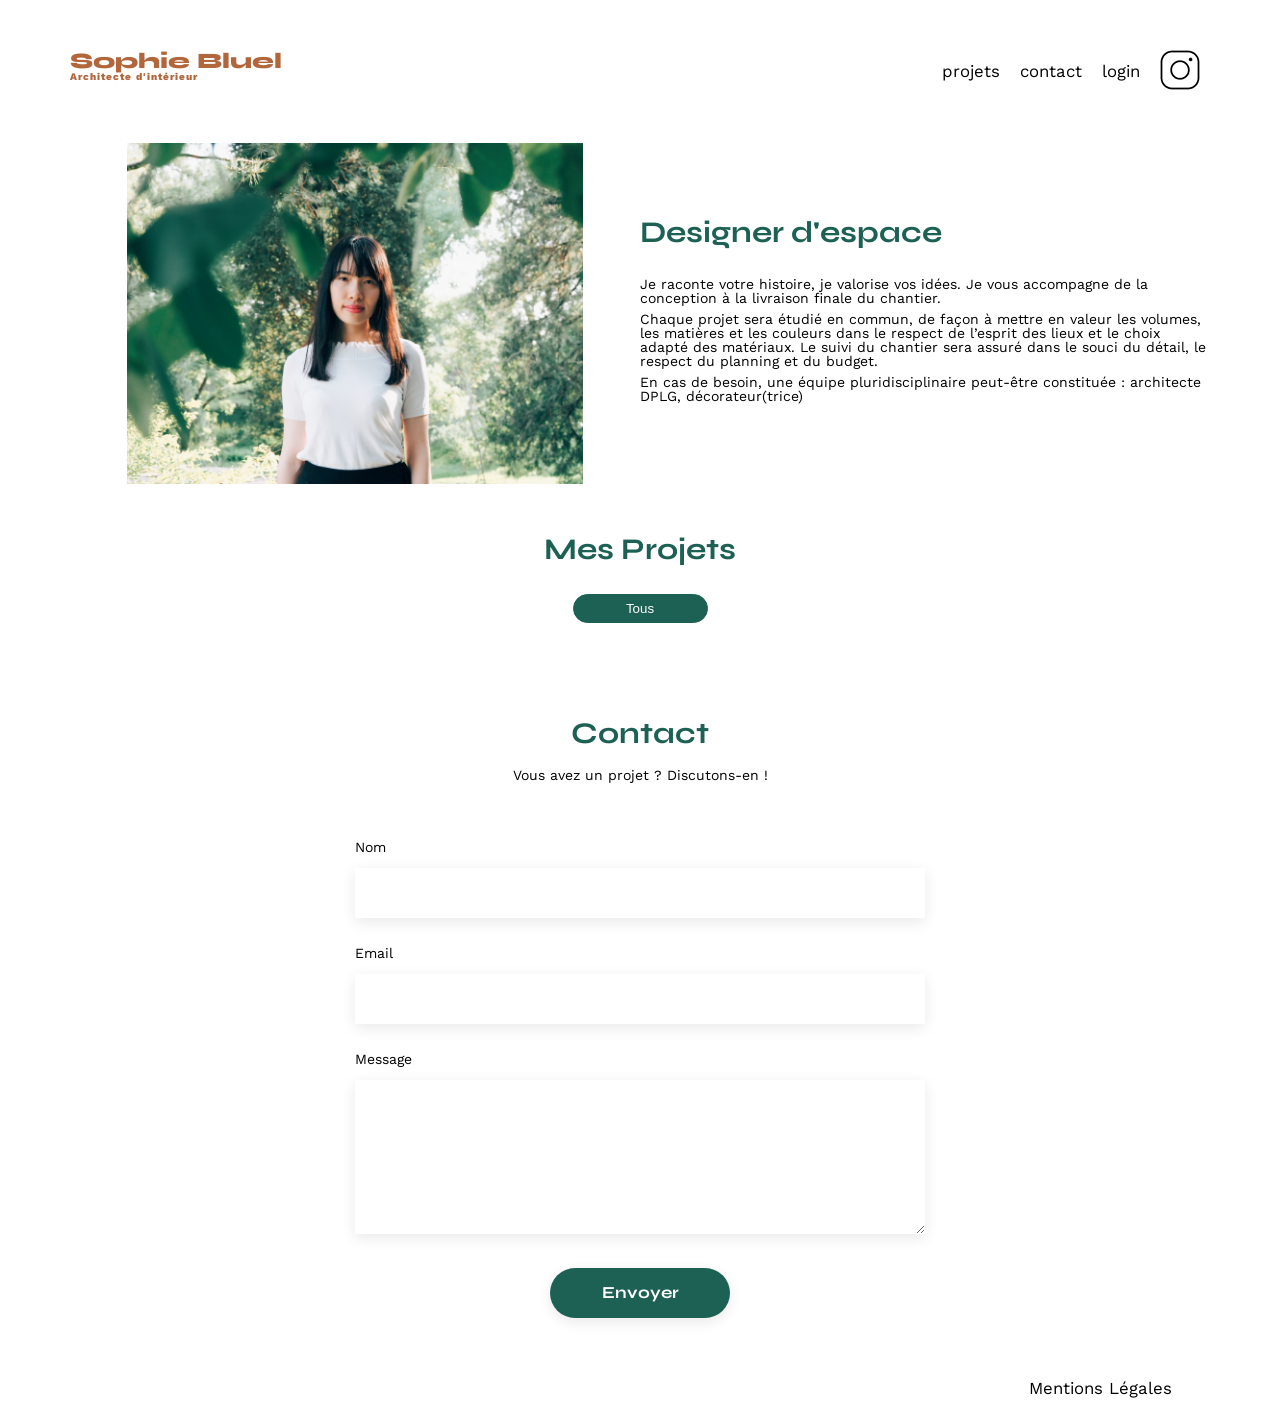
<file: FrontEnd/index.html>
<!DOCTYPE html>
<html lang="fr">

<head>
	<meta charset="UTF-8">
	<title>Sophie Bluel - Architecte d'intérieur</title>
	<meta name="viewport" content="width=device-width, initial-scale=1.0">
	<link rel="preconnect" href="https://fonts.googleapis.com">
	<link rel="preconnect" href="https://fonts.gstatic.com" crossorigin>
	<link href="https://cdnjs.cloudflare.com/ajax/libs/font-awesome/6.2.1/css/all.min.css" rel="stylesheet">
	<link rel="stylesheet" href="https://cdnjs.cloudflare.com/ajax/libs/font-awesome/6.2.1/css/all.min.css"
		integrity="sha512-MV7K8+y+gLIBoVD59lQIYicR65iaqukzvf/nwasF0nqhPay5w/9lJmVM2hMDcnK1OnMGCdVK+iQrJ7lzPJQd1w=="
		crossorigin="anonymous" referrerpolicy="no-referrer" />
	<link href="https://fonts.googleapis.com/css2?family=Syne:wght@700;800&family=Work+Sans&display=swap"
		rel="stylesheet">
	<meta name="description" content="">
	<link rel="stylesheet" href="./assets/style.css">
	<script src="./script.js" defer></script>
</head>

<body>
	<div id="banner"></div>
	<header>
		<h1>Sophie Bluel <span>Architecte d'intérieur</span></h1>
		<nav>
			<ul>
				<li id="projet">
					<a href="./index.html">projets</a>
				</li>
				<li><a href="#contact">contact</a></li>
				<li id="login"><a href="./login.html">login</a></li>
				<li id="logout" style="display: none;"><a href="#">logout</a></li>
				<li><img src="./assets/icons/instagram.png" alt="Instagram"></li>
			</ul>
		</nav>
	</header>
	<main>
		<section id="introduction">
			<figure>
				<img src="./assets/images/sophie-bluel.png" alt="">
			</figure>
			<article>
				<h2>Designer d'espace</h2>
				<p>Je raconte votre histoire, je valorise vos idées. Je vous accompagne de la conception à la livraison
					finale du chantier.</p>
				<p>Chaque projet sera étudié en commun, de façon à mettre en valeur les volumes, les matières et les
					couleurs dans le respect de l’esprit des lieux et le choix adapté des matériaux. Le suivi du
					chantier sera assuré dans le souci du détail, le respect du planning et du budget.</p>
				<p>En cas de besoin, une équipe pluridisciplinaire peut-être constituée : architecte DPLG,
					décorateur(trice)</p>
			</article>
		</section>
		<section id="portfolio">
			<h2 class="portfoliotitle">Mes Projets</h2>
			<div class="modified-button"></div>
			<!--modal-->
				<aside id="modal1" class="modal" aria-hidden="true" role="dialog"aria-labelledby="titlemodal" style="display: none;">
					<div class="modal-wrapper">
						<!--<div class="modal-header"></div>-->
						<!--<div class="works-modal"></div>-->
					</div>
				</aside>
			<div class="filters">
				<button class="btnfilter selected">Tous</button>
			</div>
			<div class="gallery">

			</div>
		</section>
		<section id="contact">
			<h2>Contact</h2>
			<p>Vous avez un projet ? Discutons-en !</p>
			<form action="#" method="post">
				<label for="name">Nom</label>
				<input type="text" name="name" id="name">
				<label for="email">Email</label>
				<input type="email" name="email" id="email">
				<label for="message">Message</label>
				<textarea name="message" id="message" cols="30" rows="10"></textarea>
				<input type="submit" value="Envoyer">
			</form>
		</section>
	</main>

	<footer>
		<nav>
			<ul>
				<li>Mentions Légales</li>
			</ul>
		</nav>
	</footer>
</body>

</html>
</file>
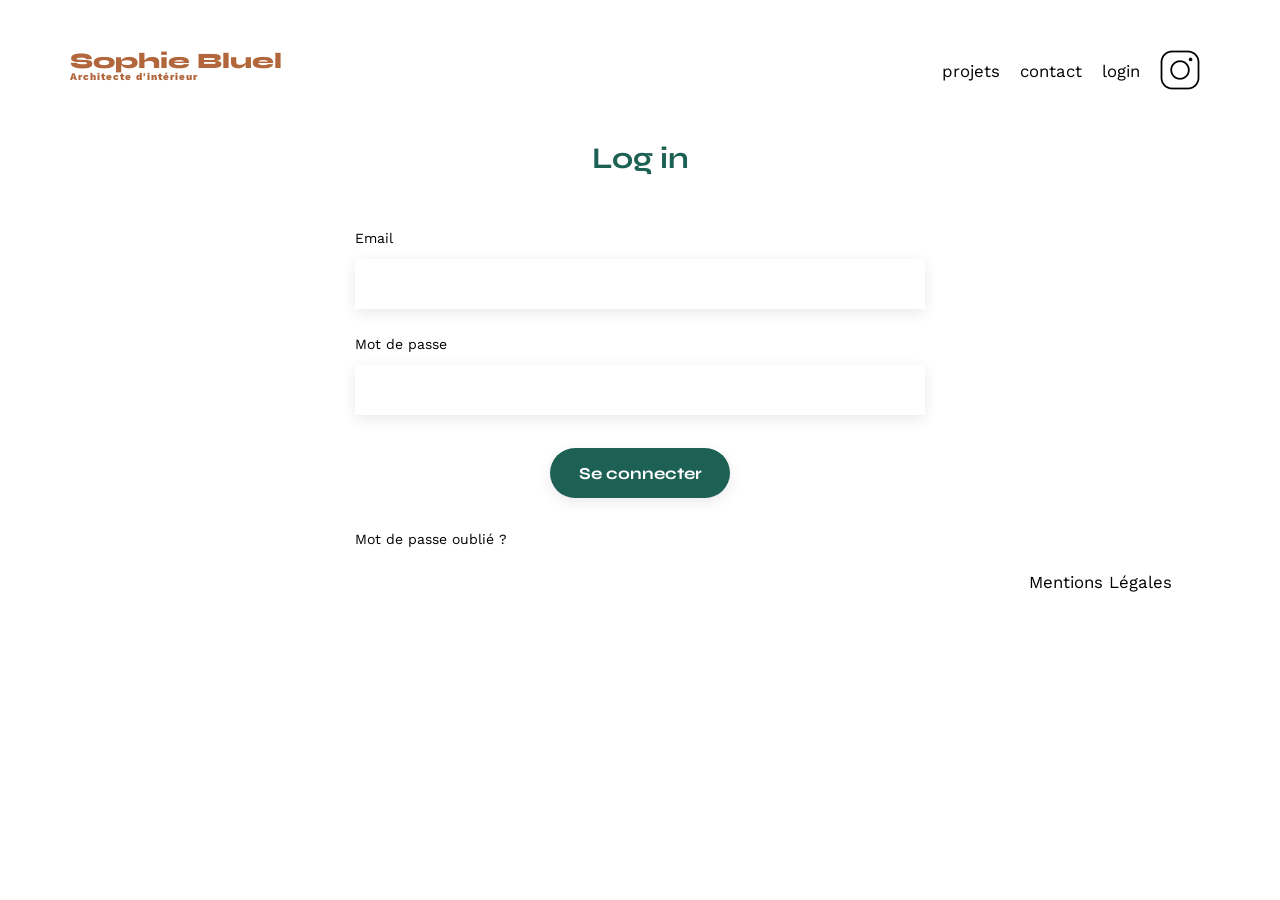
<file: FrontEnd/login.html>
<!DOCTYPE html>
<html lang="fr">

<head>
    <meta charset="UTF-8">
    <title>Sophie Bluel - Architecte d'intérieur</title>
    <meta name="viewport" content="width=device-width, initial-scale=1.0">
    <link rel="preconnect" href="https://fonts.googleapis.com">
    <link rel="preconnect" href="https://fonts.gstatic.com" crossorigin>
    <link href="https://fonts.googleapis.com/css2?family=Syne:wght@700;800&family=Work+Sans&display=swap"
        rel="stylesheet">
    <meta name="description" content="">
    <link rel="stylesheet" href="./assets/style.css">

    <script src="./login.js" defer></script>

</head>

<body>
    <header>
        <h1>Sophie Bluel <span>Architecte d'intérieur</span></h1>
        <nav>
            <ul>
                <li id="projet"><a href="./index.html">projets</a></li>
                <li>
                    <a href="./index.html#contact">contact</a>
                </li>
                <li id="login"><a href="./login.html">login</a></li>
                <li id="logout" style="display: none;"><a href="#">logout</a></li>
                <li><img src="./assets/icons/instagram.png" alt="Instagram"></li>
            </ul>
        </nav>
    </header>

    <main>
        <section id="contact">
            <h2>Log in</h2>
            <div id="erreur-message" class="error-message">
            </div>
            <form id="form-login" action="#" method="post">
                <label for="email">Email</label>
                <input type="email" id="email" name="email">
                <label for="password">Mot de passe</label>
                <input type="password" id="password" name="MotDePasse">
                <input type="submit" value="Se connecter">
            </form>
            <a class="forgot">Mot de passe oublié ?</a>
        </section>
    </main>

    <footer>
        <nav>
            <ul>
                <li>Mentions Légales</li>
            </ul>
        </nav>
    </footer>
</body>

</html>
</file>
<file: FrontEnd/assets/style.css>
/* http://meyerweb.com/eric/tools/css/reset/
   v2.0 | 20110126
   License: none (public domain)
*/

html, body, div, span, applet, object, iframe,
h1, h2, h3, h4, h5, h6, p, blockquote, pre,
a, abbr, acronym, address, big, cite, code,
del, dfn, em, img, ins, kbd, q, s, samp,
small, strike, strong, sub, sup, tt, var,
b, u, i, center,
dl, dt, dd, ol, ul, li,
fieldset, form, label, legend,
table, caption, tbody, tfoot, thead, tr, th, td,
article, aside, canvas, details, embed,
figure, figcaption, footer, header, hgroup,
menu, nav, output, ruby, section, summary,
time, mark, audio, video {
	margin: 0;
	padding: 0;
	border: 0;
	font-size: 100%;
	font: inherit;
	vertical-align: baseline;
}

* {box-sizing: border-box; }
/* HTML5 display-role reset for older browsers */
article, aside, details, figcaption, figure,
footer, header, hgroup, menu, nav, section {
	display: block;
}
body {
	line-height: 1;
}
ol, ul {
	list-style: none;
}
blockquote, q {
	quotes: none;
}
blockquote:before, blockquote:after,
q:before, q:after {
	content: '';
	content: none;
}
table {
	border-collapse: collapse;
	border-spacing: 0;
}
/** end reset css**/
body {
	max-width: 1140px;
	margin:auto;
	font-family: 'Work Sans' ;
	font-size: 14px;
}
header {
	display: flex;
	justify-content: space-between;
	margin: 50px 0
}
section {
	margin: 50px 0
}

h1{
	display: flex;
	flex-direction: column;
	font-family: 'Syne';
	font-size: 22px;
	font-weight: 800;
	color: #B1663C
}

h1 > span {
	font-family: 'Work Sans';
	font-size:10px;
	letter-spacing: 0.1em;
;
}

h2{
	font-family: 'Syne';
	font-weight: 700;
	font-size: 30px;
	color: #1D6154
}
nav ul {
	display: flex;
	align-items: center;
	list-style-type: none;
}
nav ul a{
	text-decoration: none;
	color: black;
}

nav li {
	padding: 0 10px;
	font-size: 1.2em;
}

li:hover {
	color: #B1663C;
}
#introduction {
	display: flex;
	align-items: center;
}
#introduction figure {
	flex: 1
}
#introduction img {
	display: block;
	margin: auto;
	width: 80%;
}

#introduction article {
	flex: 1
}
#introduction h2 {
	margin-bottom: 1em;
}

#introduction p {
	margin-bottom: 0.5em;
}
#portfolio h2 {
	text-align: center;
	margin-bottom: 1em;
}
.gallery {
	width: 100%;
	display: grid;
	grid-template-columns: 1fr 1fr 1fr;
	grid-column-gap: 20px;
	grid-row-gap: 20px;
}

.gallery img {
	width: 100%;
	object-fit: cover;
	height: 100%;

}
#contact {
	width: 50%;
margin: auto;
}
#contact > * {
	text-align: center;

}
#contact h2{
	margin-bottom: 20px;
}
#contact form {
	text-align: left;
	margin-top:30px;
	display: flex;
	flex-direction: column;
}

#contact input {
	height: 50px;
	font-size: 1.2em;
	border: none;
	box-shadow: 0px 4px 14px rgba(0, 0, 0, 0.09);
}
#contact label {
	margin: 2em 0 1em 0;
}
#contact textarea {
	border: none;
	box-shadow: 0px 4px 14px rgba(0, 0, 0, 0.09);
}

input[type="submit"]{
	font-family: 'Syne';
	font-weight: 700;
	color: white;
	background-color: #1D6154;
	margin : 2em auto ;
	width: 180px;
	text-align: center;
	border-radius: 60px ;
}

footer nav ul {
	display: flex;
	justify-content: flex-end;
	margin: 2em;
}


.filters {
	display: flex;
	justify-content: center;
	padding-bottom: 45px;
	gap: 13px;
}


.btnfilter{
	padding: 6px;
	border-radius: 20px;
	width: 135px;
	border: 1px solid #1D6154;
	background-color: white;
	color: #1D6154;

}

.btnfilter.selected {
    background-color: #1D6154;
    color: white;
}

.fa-pencil {
	color: white;
}

.portfoliotitle {
	display: flex;
	justify-content: center;
	gap: 30px;
}

.modified-button {
	font-size: 15px;
	font-family: Work Sans;
	font-weight: normal;
	display: flex;
	align-items: center;
	cursor: pointer;
	color: black;
}

.error-message {
	color: red;
	font-weight: bold;
}
/* modal */
.modal {
	position: fixed;
    top: 0;
    left: 0;
    width: 100%;
    height: 100%;
    background: rgba(0, 0, 0, 0.8);
	
}

.modal-wrapper {
	display: flex;
    align-items: center;
    position: fixed;
    top: 50%;
    left: 50%;
    transform: translate(-50%, -50%);
    overflow: auto;
    width: 35%;
    padding: 50px;
    background-color: #FFF;
	flex-wrap: wrap;
	border-radius: 10px;
}


.modal-header {
	width: 100%;
	display: flex;
}

.modal-wrapper .modal-image {
    width: 100px; 
	height: 130px;
    display: flex;
	object-fit: cover;
}	

.modal-wrapper h3 {
	text-align: center;
	font-size: 24px;
	margin-bottom: 20px;
	width: 100%;
	text-decoration: none;
	display: flex;
	justify-content: center;
}

.modal-title {
	width: 100%;
	margin-bottom: 30px;
}

.works-modal {
	display: flex;
	flex-wrap: wrap;
	gap: 10px;
}

.add-photo-modal {
	display: flex;
	justify-content: center;
	width: 100%;
}


.line-divider {
    width: 100%;
    height: 1px;
    background-color: #B3B3B3; 
    margin: 10px 0; 
}

  /* Ajoutez ce style pour le conteneur de l'image */
.img-container {
    position: relative;
    overflow: hidden;
	padding-bottom: 30px;
}

/* Style pour le bouton de suppression */
.delete-button {
    position: absolute;
    top: 5px;
    right: 5px;
    background: none;
    border: none;
    color: #ffffff;
    cursor: pointer;
    z-index: 2; 
	background-color: black;
	font-family: Work Sans;
	border-radius: 6px;
	padding: 4%;
}

.fa-trash-alt {
	font-weight: normal;
}


.close-button {
	position: absolute;
	top: 15px;
	right: 30px;
	font-size: 30px;
}

.close-button:hover{
	cursor: pointer;
}

.photo-form {
	display: flex;
	flex-direction: column;
	justify-content: center;
}

.photo-form .modal-wrapper {
	display: flex;
	justify-content: center;
}

.back-arrow {
    position: absolute;
    top: -35px;
    left: -30px;
    font-size: 20px;
    color: black;
    cursor: pointer;
}

.header-div {
    display: flex;
    justify-content: center;
    align-items: center;
}

.input-div {
    margin-top: 20px;
	display: flex;
	flex-direction: column;
	gap: 10px;
}

.button-div {
    margin-top: 20px;
	width: 100%;
	display: flex;
	justify-content: center;
}

.header-div .close-button {
	position: absolute;
	top: -40px;
	right: -25px;
}

.Submit-Button-Div {
	display: flex;
	justify-content: center;
}

.add-photo-button-rectangle {
    background-color: #CBD6DC; 
    color: #306685;
	font-size: 14px;
    padding: 10px;
    border: none;
    cursor: pointer;
    border-radius: 20px;
    margin-bottom: 10px;
    font-size: 15px;
}

.rectangle-div {
	background: #E8F1F6;
	border-radius: 3px;
	display: flex;
	flex-direction: column;
	align-items: center;
	justify-content: center;
}

.image-icon {
	margin-bottom: 10px; 
	margin-top: 15px;
	font-size: 45px; 
	color: #CBD6DC;
  }

  .inputfile {
	display: none; 
}

.preview-image {
    width: 35%;
    height: 100%; 
    display: block;
    object-fit: cover;
}

.add-photo-button {
	background-color:#1D6154;
	color: white;
	padding: 10px;
	border: none;
	cursor: pointer;
	margin-top: 20px;
	border-radius: 20px;
	width: 45%;
}

.info-text {
	margin-bottom: 15px;
}

.Submit-Button-Modal {
	background-color : #808080;
	color : white;
	padding : 10px;
	border : none;
	cursor : not-allowed;
	margin-top : 20px;
	border-radius : 20px;
	width : 37%;
}
</file>
